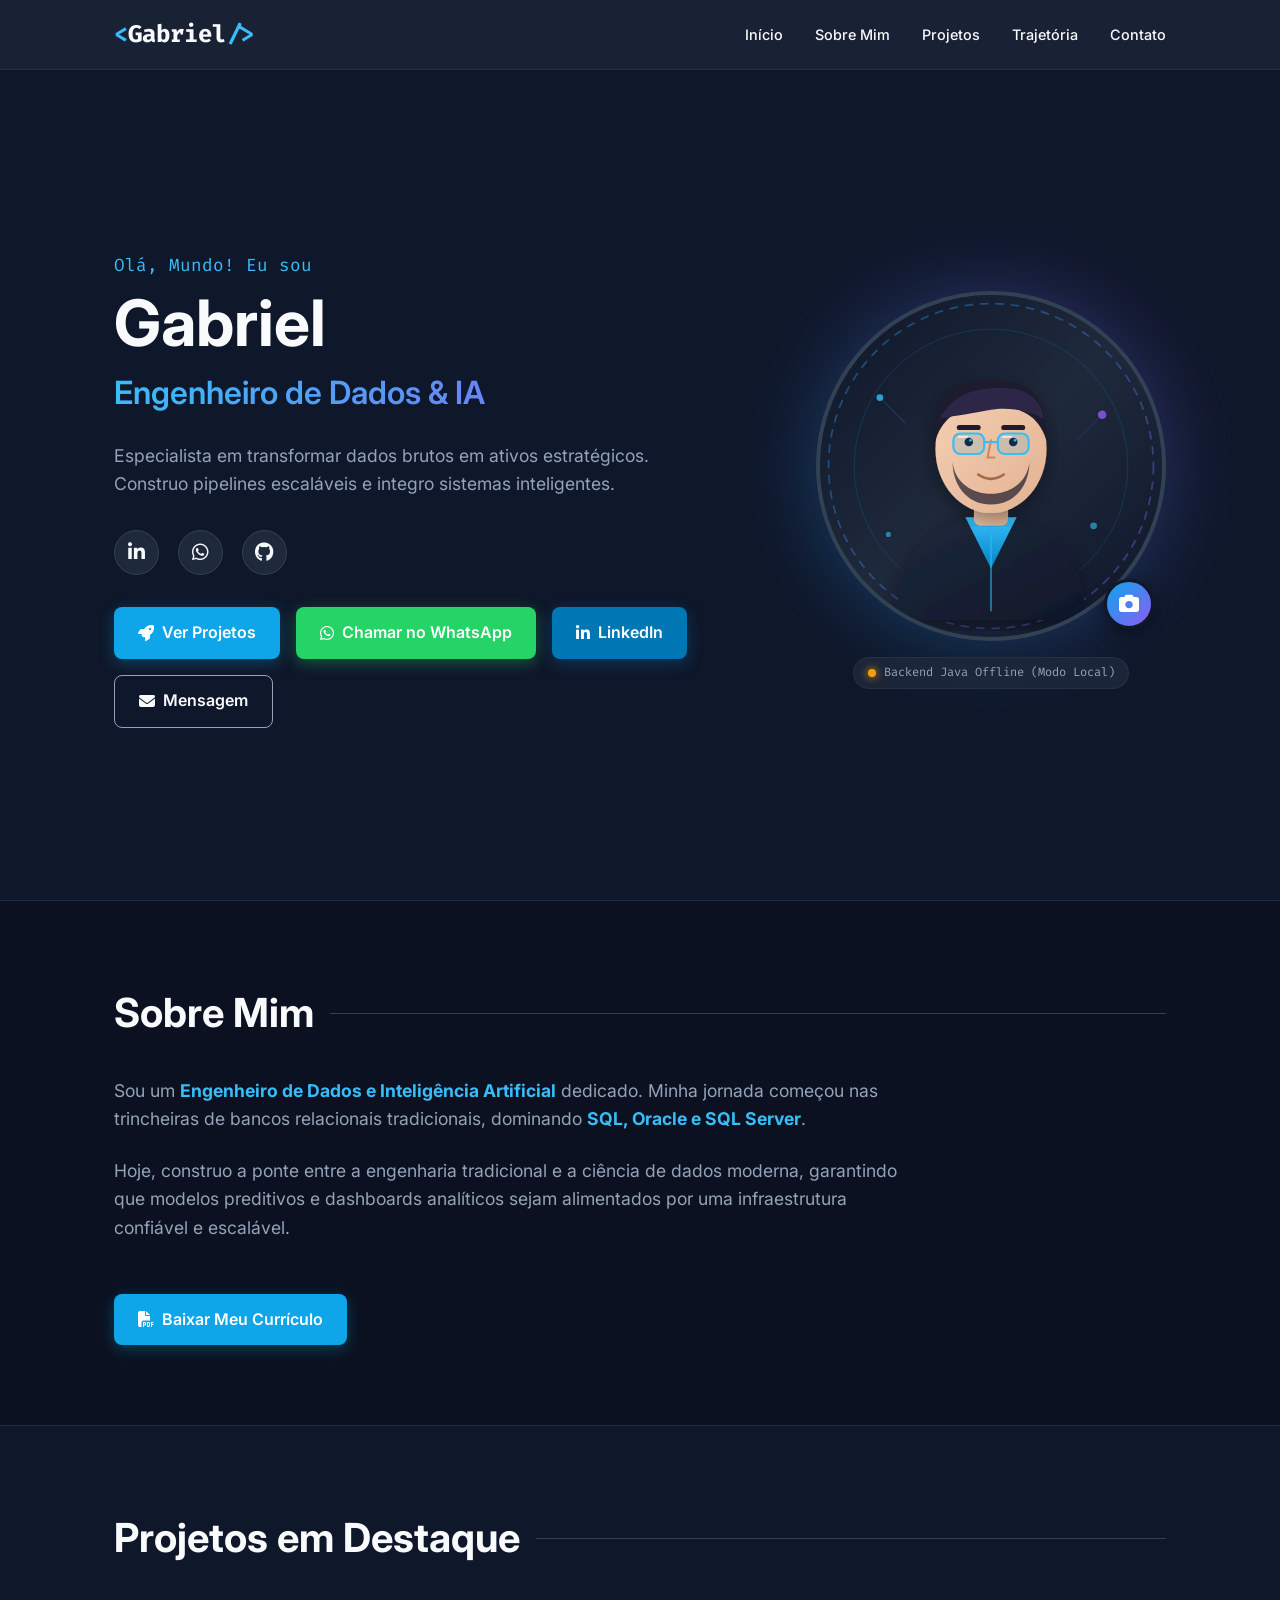
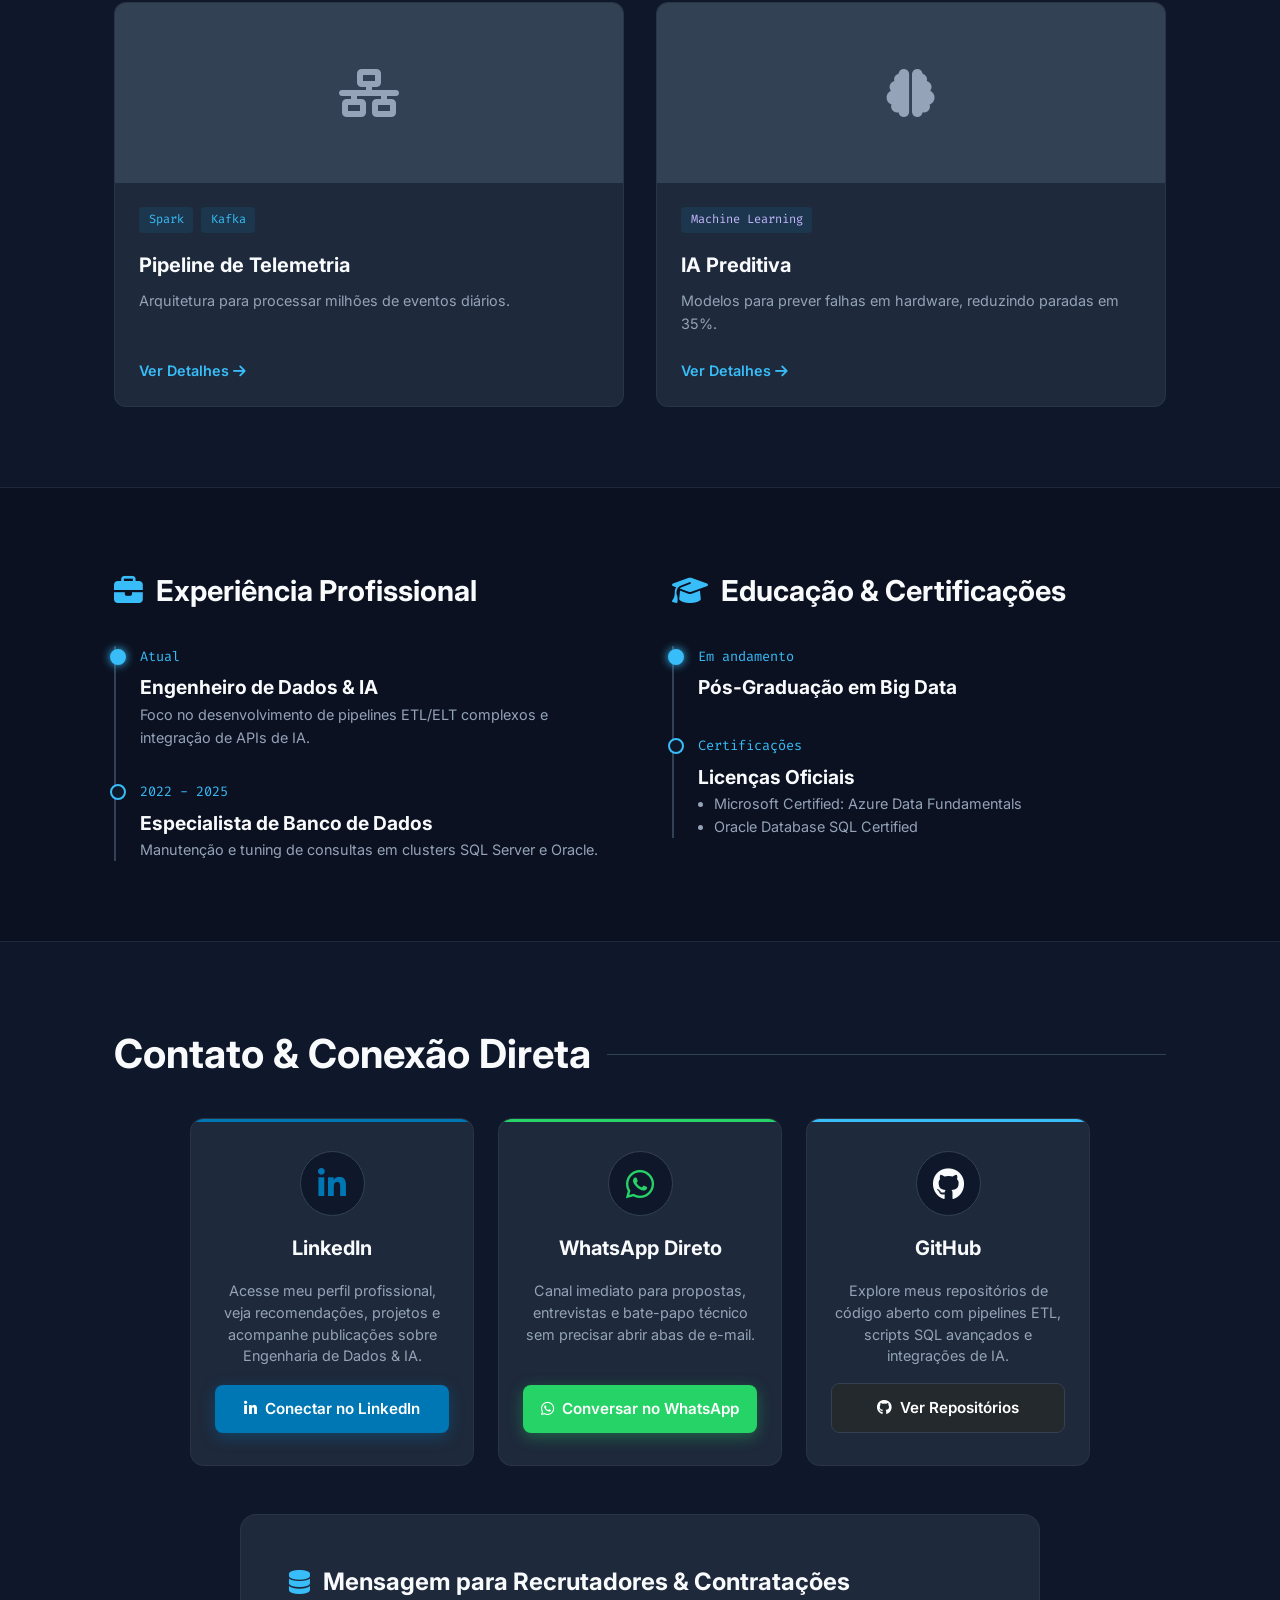
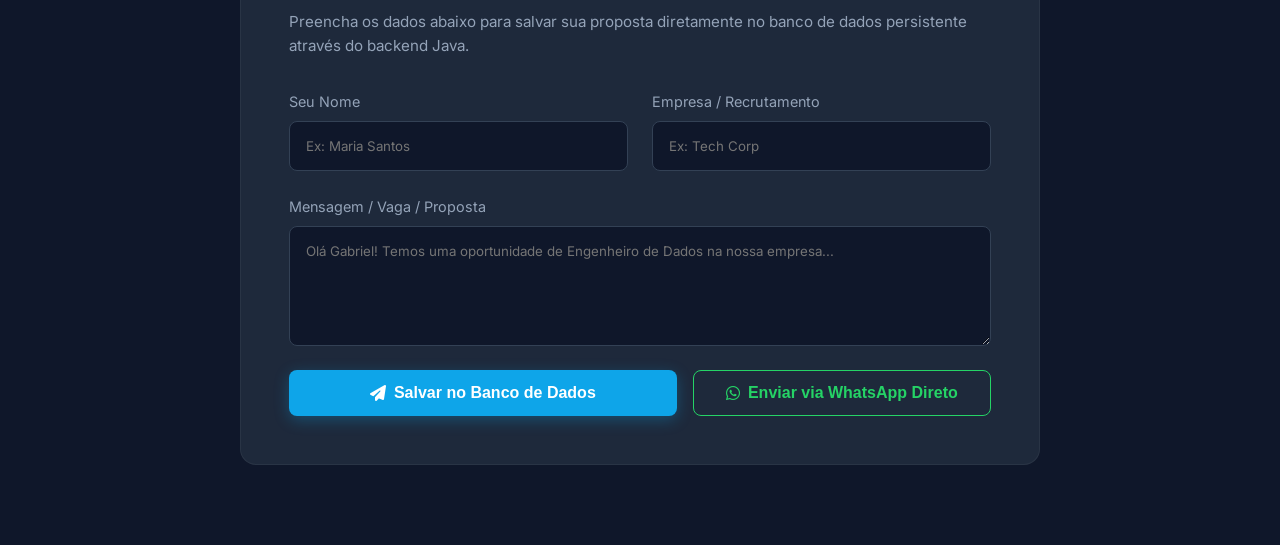
<file: backend/target/classes/static/index.html>
<html lang="pt-BR">

<head>
    <meta charset="UTF-8">
    <meta name="viewport" content="width=device-width, initial-scale=1.0">
    <title>Gabriel | Engenheiro de Dados e IA</title>

    <!-- Fontes do Google: Inter para texto normal e Fira Code para código/tecnologia -->
    <link rel="preconnect" href="https://fonts.googleapis.com">
    <link rel="preconnect" href="https://fonts.gstatic.com" crossorigin>
    <link
        href="https://fonts.googleapis.com/css2?family=Fira+Code:wght@400;500&family=Inter:wght@300;400;500;600;700&display=swap"
        rel="stylesheet">

    <!-- FontAwesome para os ícones (LinkedIn, GitHub, Email, etc.) -->
    <link rel="stylesheet" href="https://cdnjs.cloudflare.com/ajax/libs/font-awesome/6.4.0/css/all.min.css">

    <style>
        /* ==========================================================================
           VARIÁVEIS DE TEMA (Design System)
           ========================================================================== */
        :root {
            /* Paleta Dark Theme */
            --bg-body: #0f172a;
            /* Fundo principal escuro */
            --bg-surface: #1e293b;
            /* Fundo de painéis e cards */
            --bg-surface-light: #334155;
            /* Bordas e hovers */

            /* Cores Neon / Destaque */
            --primary: #0ea5e9;
            /* Azul base */
            --primary-light: #38bdf8;
            /* Azul neon brilhante */
            --accent: #8b5cf6;
            /* Roxo secundário */

            /* Textos */
            --text-main: #f8fafc;
            /* Texto principal claro */
            --text-muted: #94a3b8;
            /* Texto secundário acinzentado */

            /* Efeitos Glassmorphism */
            --glass-bg: rgba(30, 41, 59, 0.7);
            --glass-border: rgba(255, 255, 255, 0.05);

            /* Tipografia */
            --font-sans: 'Inter', sans-serif;
            --font-mono: 'Fira Code', monospace;

            /* Layout */
            --max-width: 1100px;
            --section-padding: 5rem 1rem;
        }

        /* Reset Básico */
        * {
            margin: 0;
            padding: 0;
            box-sizing: border-box;
        }

        html {
            scroll-behavior: smooth;
        }

        body {
            font-family: var(--font-sans);
            background-color: var(--bg-body);
            color: var(--text-main);
            line-height: 1.6;
            overflow-x: hidden;
        }

        a {
            text-decoration: none;
            color: inherit;
        }

        .container {
            width: 100%;
            max-width: var(--max-width);
            margin: 0 auto;
            padding: 0 1.5rem;
        }

        .section-title {
            font-size: 2.5rem;
            font-weight: 700;
            margin-bottom: 2rem;
            display: flex;
            align-items: center;
            gap: 1rem;
        }

        .section-title::after {
            content: '';
            flex: 1;
            height: 1px;
            background-color: var(--bg-surface-light);
        }

        .gradient-text {
            background: linear-gradient(to right, var(--primary-light), var(--accent));
            -webkit-background-clip: text;
            -webkit-text-fill-color: transparent;
        }

        /* Botões Globais */
        .btn {
            display: inline-flex;
            align-items: center;
            justify-content: center;
            gap: 0.5rem;
            padding: 0.8rem 1.5rem;
            border-radius: 8px;
            font-weight: 600;
            font-size: 1rem;
            cursor: pointer;
            transition: all 0.3s ease;
            border: none;
        }

        .btn-primary {
            background-color: var(--primary);
            color: #fff;
            box-shadow: 0 4px 15px rgba(14, 165, 233, 0.3);
        }

        .btn-primary:hover {
            background-color: var(--primary-light);
            transform: translateY(-2px);
            box-shadow: 0 6px 20px rgba(14, 165, 233, 0.5);
        }

        .btn-outline {
            background-color: transparent;
            border: 1px solid var(--text-muted);
            color: var(--text-main);
        }

        .btn-outline:hover {
            border-color: var(--primary-light);
            color: var(--primary-light);
            transform: translateY(-2px);
        }

        /* ==========================================================================
           NAVEGAÇÃO (NAV)
           ========================================================================== */
        nav {
            position: fixed;
            top: 0;
            left: 0;
            width: 100%;
            height: 70px;
            background: var(--glass-bg);
            backdrop-filter: blur(10px);
            border-bottom: 1px solid var(--glass-border);
            z-index: 1000;
            display: flex;
            align-items: center;
        }

        .nav-content {
            display: flex;
            justify-content: space-between;
            align-items: center;
        }

        .logo {
            font-family: var(--font-mono);
            font-size: 1.5rem;
            font-weight: 700;
        }

        .logo span {
            color: var(--primary-light);
        }

        .nav-links {
            display: flex;
            gap: 2rem;
            list-style: none;
        }

        .nav-links a {
            font-size: 0.9rem;
            font-weight: 500;
            transition: color 0.3s;
        }

        .nav-links a:hover {
            color: var(--primary-light);
        }

        /* ==========================================================================
           SEÇÃO HERO (CABEÇALHO)
           ========================================================================== */
        #hero {
            padding: 10rem 1rem 5rem 1rem;
            min-height: 100vh;
            display: flex;
            align-items: center;
        }

        .hero-content {
            display: flex;
            align-items: center;
            justify-content: space-between;
            gap: 4rem;
        }

        .hero-text {
            flex: 1;
        }

        .hero-greeting {
            font-family: var(--font-mono);
            color: var(--primary-light);
            font-size: 1.1rem;
            margin-bottom: 0.5rem;
            display: block;
        }

        .hero-title {
            font-size: 4rem;
            font-weight: 700;
            line-height: 1.1;
            margin-bottom: 0.5rem;
        }

        .hero-subtitle {
            font-size: 2rem;
            font-weight: 600;
            margin-bottom: 1.5rem;
        }

        .hero-description {
            color: var(--text-muted);
            font-size: 1.1rem;
            max-width: 600px;
            margin-bottom: 2rem;
        }

        /* NOVOS ÍCONES SOCIAIS NO HERO */
        .hero-socials {
            display: flex;
            gap: 1.2rem;
            margin-bottom: 2rem;
        }

        .hero-socials a {
            display: flex;
            align-items: center;
            justify-content: center;
            width: 45px;
            height: 45px;
            border-radius: 50%;
            background-color: var(--bg-surface);
            border: 1px solid var(--bg-surface-light);
            color: var(--text-main);
            font-size: 1.2rem;
            transition: all 0.3s ease;
            position: relative;
            overflow: hidden;
        }

        .hero-socials a::before {
            content: '';
            position: absolute;
            top: 0;
            left: 0;
            width: 100%;
            height: 100%;
            background: linear-gradient(45deg, var(--primary), var(--accent));
            opacity: 0;
            transition: opacity 0.3s ease;
            z-index: 1;
        }

        .hero-socials a.whatsapp-btn::before {
            background: linear-gradient(45deg, #25D366, #128C7E);
        }

        .hero-socials a.linkedin-btn::before {
            background: linear-gradient(45deg, #0077b5, #00a0dc);
        }

        .hero-socials a i {
            position: relative;
            z-index: 2;
            transition: transform 0.3s ease;
        }

        .hero-socials a:hover {
            border-color: transparent;
            box-shadow: 0 0 15px rgba(14, 165, 233, 0.4);
            transform: translateY(-3px);
        }

        .hero-socials a.whatsapp-btn:hover {
            box-shadow: 0 0 15px rgba(37, 211, 102, 0.5);
        }

        .hero-socials a.linkedin-btn:hover {
            box-shadow: 0 0 15px rgba(0, 119, 181, 0.5);
        }

        .hero-socials a:hover::before {
            opacity: 1;
        }

        .hero-socials a:hover i {
            transform: scale(1.1);
            color: #fff;
        }

        .hero-buttons {
            display: flex;
            gap: 1rem;
            flex-wrap: wrap;
        }

        /* Botões de Contato Especiais */
        .btn-whatsapp {
            background-color: #25D366;
            color: #ffffff;
            box-shadow: 0 4px 15px rgba(37, 211, 102, 0.35);
        }

        .btn-whatsapp:hover {
            background-color: #20bd5a;
            color: #ffffff;
            transform: translateY(-2px);
            box-shadow: 0 6px 20px rgba(37, 211, 102, 0.5);
        }

        .btn-linkedin {
            background-color: #0077b5;
            color: #ffffff;
            box-shadow: 0 4px 15px rgba(0, 119, 181, 0.35);
        }

        .btn-linkedin:hover {
            background-color: #005f93;
            color: #ffffff;
            transform: translateY(-2px);
            box-shadow: 0 6px 20px rgba(0, 119, 181, 0.5);
        }

        .btn-github {
            background-color: #24292e;
            color: #ffffff;
            border: 1px solid var(--bg-surface-light);
        }

        .btn-github:hover {
            background-color: #1b1f23;
            border-color: var(--primary-light);
            transform: translateY(-2px);
        }

        .btn-whatsapp-outline {
            background-color: transparent;
            border: 1px solid #25D366;
            color: #25D366;
        }

        .btn-whatsapp-outline:hover {
            background-color: rgba(37, 211, 102, 0.12);
            border-color: #25D366;
            color: #4ade80;
            transform: translateY(-2px);
        }

        /* Espaço para a foto com Upload Interativo e Banco de Dados */
        .hero-image-wrapper {
            display: flex;
            flex-direction: column;
            align-items: center;
            gap: 1rem;
        }

        .hero-image-container {
            position: relative;
            width: 350px;
            height: 350px;
            flex-shrink: 0;
            cursor: pointer;
        }

        .hero-image-glow {
            position: absolute;
            top: 0;
            left: 0;
            width: 100%;
            height: 100%;
            background: linear-gradient(45deg, var(--primary), var(--accent));
            border-radius: 50%;
            filter: blur(40px);
            opacity: 0.3;
            animation: pulse 4s infinite alternate;
            transition: all 0.3s ease;
        }

        .hero-image-container:hover .hero-image-glow,
        .hero-image-container.dragover .hero-image-glow {
            opacity: 0.55;
            filter: blur(45px);
        }

        @keyframes pulse {
            0% {
                opacity: 0.2;
                transform: scale(0.95);
            }

            100% {
                opacity: 0.4;
                transform: scale(1.05);
            }
        }

        .hero-image {
            position: relative;
            width: 100%;
            height: 100%;
            border-radius: 50%;
            border: 4px solid var(--bg-surface-light);
            overflow: hidden;
            background-color: var(--bg-surface);
            z-index: 2;
            transition: border-color 0.3s ease, transform 0.3s ease;
        }

        .hero-image.dragover {
            border-color: var(--primary-light);
            transform: scale(1.02);
            box-shadow: 0 0 25px rgba(56, 189, 248, 0.6);
        }

        .hero-image img {
            width: 100%;
            height: 100%;
            object-fit: cover;
            transition: transform 0.4s ease, filter 0.3s ease;
        }

        .hero-image:hover img {
            transform: scale(1.05);
            filter: brightness(0.85);
        }

        /* Overlay para ação de upload sobre a foto */
        .hero-image-overlay {
            position: absolute;
            inset: 0;
            background: rgba(15, 23, 42, 0.72);
            backdrop-filter: blur(4px);
            display: flex;
            flex-direction: column;
            align-items: center;
            justify-content: center;
            gap: 0.5rem;
            opacity: 0;
            transition: opacity 0.3s ease;
            z-index: 5;
            color: #ffffff;
            font-weight: 600;
            font-size: 0.95rem;
            pointer-events: none;
        }

        .hero-image:hover .hero-image-overlay,
        .hero-image.dragover .hero-image-overlay {
            opacity: 1;
        }

        .hero-image-overlay i {
            font-size: 2.2rem;
            color: var(--primary-light);
            animation: bounceSmall 2s infinite;
        }

        @keyframes bounceSmall {
            0%, 100% { transform: translateY(0); }
            50% { transform: translateY(-5px); }
        }

        /* Botão Flutuante de Upload */
        .hero-upload-badge {
            position: absolute;
            bottom: 12px;
            right: 12px;
            width: 50px;
            height: 50px;
            border-radius: 50%;
            background: linear-gradient(135deg, var(--primary), var(--accent));
            border: 3px solid var(--bg-body);
            color: #ffffff;
            display: flex;
            align-items: center;
            justify-content: center;
            font-size: 1.25rem;
            cursor: pointer;
            z-index: 10;
            box-shadow: 0 4px 15px rgba(0, 0, 0, 0.4);
            transition: all 0.3s cubic-bezier(0.34, 1.56, 0.64, 1);
        }

        .hero-upload-badge:hover {
            transform: scale(1.15) rotate(10deg);
            box-shadow: 0 0 20px rgba(56, 189, 248, 0.6);
        }

        /* Controles do Avatar (Status DB e Reset) */
        .avatar-controls {
            display: flex;
            align-items: center;
            gap: 0.8rem;
            z-index: 3;
            flex-wrap: wrap;
            justify-content: center;
        }

        .backend-status-pill {
            display: inline-flex;
            align-items: center;
            gap: 0.5rem;
            background: rgba(30, 41, 59, 0.85);
            border: 1px solid var(--glass-border);
            border-radius: 20px;
            padding: 0.35rem 0.85rem;
            font-size: 0.75rem;
            font-family: var(--font-mono);
            color: var(--text-muted);
            backdrop-filter: blur(8px);
            transition: all 0.3s ease;
        }

        .backend-status-pill .status-dot {
            width: 8px;
            height: 8px;
            border-radius: 50%;
            background-color: #22c55e;
            box-shadow: 0 0 8px #22c55e;
            animation: pulseDot 2s infinite;
        }

        .backend-status-pill.offline .status-dot {
            background-color: #f59e0b;
            box-shadow: 0 0 8px #f59e0b;
        }

        @keyframes pulseDot {
            0%, 100% { opacity: 1; transform: scale(1); }
            50% { opacity: 0.5; transform: scale(0.8); }
        }

        .btn-avatar-reset {
            background: rgba(239, 68, 68, 0.1);
            border: 1px solid rgba(239, 68, 68, 0.3);
            color: #f87171;
            border-radius: 20px;
            padding: 0.35rem 0.85rem;
            font-size: 0.75rem;
            font-family: var(--font-mono);
            cursor: pointer;
            transition: all 0.2s ease;
            display: inline-flex;
            align-items: center;
            gap: 0.4rem;
        }

        .btn-avatar-reset:hover {
            background: rgba(239, 68, 68, 0.25);
            border-color: #ef4444;
            color: #fee2e2;
            transform: translateY(-1px);
        }

        /* ==========================================================================
           SOBRE MIM E PROJETOS
           ========================================================================== */
        .section-bg-darker {
            background-color: #0b1120;
            padding: var(--section-padding);
            border-top: 1px solid var(--bg-surface);
            border-bottom: 1px solid var(--bg-surface);
        }

        .about-text {
            color: var(--text-muted);
            font-size: 1.1rem;
            max-width: 800px;
        }

        .about-text p {
            margin-bottom: 1.5rem;
        }

        .about-text strong {
            color: var(--primary-light);
        }

        #projetos {
            padding: var(--section-padding);
        }

        .projects-grid {
            display: grid;
            grid-template-columns: repeat(auto-fit, minmax(320px, 1fr));
            gap: 2rem;
        }

        .project-card {
            background: var(--bg-surface);
            border: 1px solid var(--glass-border);
            border-radius: 12px;
            overflow: hidden;
            display: flex;
            flex-direction: column;
            transition: all 0.3s ease;
            cursor: pointer;
        }

        .project-card:hover {
            transform: translateY(-5px);
            box-shadow: 0 10px 30px rgba(0, 0, 0, 0.5);
            border-color: rgba(14, 165, 233, 0.4);
        }

        .project-img-placeholder {
            height: 180px;
            background-color: var(--bg-surface-light);
            display: flex;
            align-items: center;
            justify-content: center;
            font-size: 3rem;
            color: var(--text-muted);
            transition: color 0.3s ease;
        }

        .project-card:hover .project-img-placeholder {
            color: var(--primary-light);
        }

        .project-info {
            padding: 1.5rem;
            flex-grow: 1;
            display: flex;
            flex-direction: column;
        }

        .project-tags {
            display: flex;
            gap: 0.5rem;
            margin-bottom: 1rem;
            flex-wrap: wrap;
        }

        .tag {
            font-family: var(--font-mono);
            font-size: 0.75rem;
            padding: 0.2rem 0.6rem;
            border-radius: 4px;
            background-color: rgba(14, 165, 233, 0.1);
            color: var(--primary-light);
        }

        .project-title {
            font-size: 1.25rem;
            margin-bottom: 0.5rem;
        }

        .project-desc {
            color: var(--text-muted);
            font-size: 0.9rem;
            margin-bottom: 1.5rem;
            flex-grow: 1;
        }

        .project-link {
            color: var(--primary-light);
            font-weight: 600;
            font-size: 0.9rem;
        }

        /* ==========================================================================
           TRAJETÓRIA E CONTATO
           ========================================================================== */
        .timeline-container {
            display: grid;
            grid-template-columns: 1fr 1fr;
            gap: 4rem;
        }

        .timeline-column h3 {
            font-size: 1.8rem;
            margin-bottom: 2rem;
            display: flex;
            align-items: center;
            gap: 0.8rem;
        }

        .timeline-column h3 i {
            color: var(--primary-light);
        }

        .timeline {
            border-left: 2px solid var(--bg-surface-light);
            padding-left: 1.5rem;
            display: flex;
            flex-direction: column;
            gap: 2rem;
        }

        .timeline-item {
            position: relative;
        }

        .timeline-item::before {
            content: '';
            position: absolute;
            left: -1.85rem;
            top: 0.2rem;
            width: 12px;
            height: 12px;
            border-radius: 50%;
            background-color: var(--bg-body);
            border: 2px solid var(--primary-light);
        }

        .timeline-item.active::before {
            background-color: var(--primary-light);
            box-shadow: 0 0 10px var(--primary-light);
        }

        .timeline-date {
            font-family: var(--font-mono);
            font-size: 0.85rem;
            color: var(--primary-light);
            margin-bottom: 0.3rem;
            display: block;
        }

        .timeline-title {
            font-size: 1.2rem;
            font-weight: 700;
        }

        .timeline-subtitle {
            font-size: 1rem;
            color: var(--text-muted);
            margin-bottom: 0.8rem;
        }

        .timeline-desc {
            font-size: 0.9rem;
            color: var(--text-muted);
        }

        #contato {
            padding: var(--section-padding);
        }

        /* Grid de Canais de Contato Direto (LinkedIn, WhatsApp, GitHub) */
        .contact-channels-grid {
            display: grid;
            grid-template-columns: repeat(auto-fit, minmax(260px, 1fr));
            gap: 1.5rem;
            max-width: 900px;
            margin: 0 auto 3rem auto;
        }

        .channel-card {
            background: var(--bg-surface);
            border: 1px solid var(--glass-border);
            border-radius: 14px;
            padding: 2rem 1.5rem;
            display: flex;
            flex-direction: column;
            align-items: center;
            text-align: center;
            gap: 1rem;
            transition: all 0.3s ease;
            position: relative;
            overflow: hidden;
        }

        .channel-card::before {
            content: '';
            position: absolute;
            top: 0;
            left: 0;
            width: 100%;
            height: 3px;
            background: transparent;
            transition: background 0.3s ease;
        }

        .channel-card.linkedin::before { background: #0077b5; }
        .channel-card.whatsapp::before { background: #25D366; }
        .channel-card.github::before { background: var(--primary-light); }

        .channel-card:hover {
            transform: translateY(-5px);
            border-color: rgba(255, 255, 255, 0.15);
        }

        .channel-card.linkedin:hover { box-shadow: 0 10px 30px rgba(0, 119, 181, 0.25); }
        .channel-card.whatsapp:hover { box-shadow: 0 10px 30px rgba(37, 211, 102, 0.25); }
        .channel-card.github:hover { box-shadow: 0 10px 30px rgba(14, 165, 233, 0.25); }

        .channel-icon {
            width: 65px;
            height: 65px;
            border-radius: 50%;
            display: flex;
            align-items: center;
            justify-content: center;
            font-size: 2rem;
            background-color: var(--bg-body);
            border: 1px solid var(--bg-surface-light);
            transition: transform 0.3s ease;
        }

        .channel-card:hover .channel-icon {
            transform: scale(1.1);
        }

        .channel-card.linkedin .channel-icon { color: #0077b5; }
        .channel-card.whatsapp .channel-icon { color: #25D366; }
        .channel-card.github .channel-icon { color: #f8fafc; }

        .channel-title {
            font-size: 1.25rem;
            font-weight: 700;
        }

        .channel-desc {
            color: var(--text-muted);
            font-size: 0.9rem;
            line-height: 1.5;
            flex-grow: 1;
        }

        .channel-card .btn {
            width: 100%;
            padding: 0.75rem 1rem;
            font-size: 0.95rem;
        }

        .contact-card {
            background: var(--bg-surface);
            border: 1px solid var(--glass-border);
            border-radius: 16px;
            padding: 3rem;
            max-width: 800px;
            margin: 0 auto;
            position: relative;
            overflow: hidden;
        }

        .contact-card-header {
            margin-bottom: 2rem;
        }

        .contact-card-header h3 {
            font-size: 1.5rem;
            font-weight: 700;
            display: flex;
            align-items: center;
            gap: 0.8rem;
            margin-bottom: 0.5rem;
        }

        .contact-card-header h3 i {
            color: var(--primary-light);
        }

        .contact-card-header p {
            color: var(--text-muted);
            font-size: 0.95rem;
        }

        .form-group {
            margin-bottom: 1.5rem;
            position: relative;
            z-index: 1;
        }

        .form-row {
            display: grid;
            grid-template-columns: 1fr 1fr;
            gap: 1.5rem;
        }

        .form-label {
            display: block;
            font-size: 0.9rem;
            margin-bottom: 0.5rem;
            color: var(--text-muted);
        }

        .form-input {
            width: 100%;
            background-color: var(--bg-body);
            border: 1px solid var(--bg-surface-light);
            border-radius: 8px;
            padding: 1rem;
            color: var(--text-main);
            font-family: inherit;
            transition: all 0.3s ease;
        }

        .form-input:focus {
            outline: none;
            border-color: var(--primary-light);
            box-shadow: 0 0 0 2px rgba(14, 165, 233, 0.2);
        }

        textarea.form-input {
            resize: vertical;
            min-height: 120px;
        }

        .form-buttons-row {
            display: grid;
            grid-template-columns: 1.3fr 1fr;
            gap: 1rem;
            margin-top: 1rem;
        }

        @media (max-width: 600px) {
            .form-buttons-row {
                grid-template-columns: 1fr;
            }
        }

        .success-details-card {
            display: none;
            background: rgba(34, 197, 94, 0.08);
            border: 1px solid rgba(34, 197, 94, 0.3);
            border-radius: 12px;
            padding: 1.5rem;
            margin-top: 1.5rem;
            animation: fadeIn 0.4s ease forwards;
        }

        .success-details-card h4 {
            color: #4ade80;
            font-size: 1.15rem;
            display: flex;
            align-items: center;
            gap: 0.6rem;
            margin-bottom: 0.6rem;
        }

        .success-details-card p {
            color: var(--text-muted);
            font-size: 0.95rem;
            margin-bottom: 1.2rem;
            line-height: 1.5;
        }

        .success-actions {
            display: flex;
            gap: 0.8rem;
            flex-wrap: wrap;
        }

        /* Sistema de Toasts Flutuantes */
        .toast-container {
            position: fixed;
            top: 90px;
            right: 25px;
            z-index: 3000;
            display: flex;
            flex-direction: column;
            gap: 0.8rem;
            pointer-events: none;
        }

        .toast {
            pointer-events: auto;
            background: var(--bg-surface);
            border: 1px solid var(--glass-border);
            border-radius: 12px;
            padding: 1rem 1.4rem;
            box-shadow: 0 10px 30px rgba(0, 0, 0, 0.5);
            display: flex;
            align-items: flex-start;
            gap: 1rem;
            min-width: 320px;
            max-width: 440px;
            backdrop-filter: blur(12px);
            transform: translateX(120%);
            transition: transform 0.35s cubic-bezier(0.16, 1, 0.3, 1);
        }

        .toast.show {
            transform: translateX(0);
        }

        .toast-icon {
            font-size: 1.4rem;
            flex-shrink: 0;
            margin-top: 0.15rem;
        }

        .toast-content {
            flex-grow: 1;
        }

        .toast-title {
            font-size: 0.95rem;
            font-weight: 600;
            margin-bottom: 0.2rem;
        }

        .toast-desc {
            font-size: 0.85rem;
            color: var(--text-muted);
            line-height: 1.4;
        }

        .toast-success {
            border-left: 4px solid #22c55e;
        }
        .toast-success .toast-icon { color: #22c55e; }

        .toast-error {
            border-left: 4px solid #ef4444;
        }
        .toast-error .toast-icon { color: #ef4444; }

        .toast-info {
            border-left: 4px solid var(--primary-light);
        }
        .toast-info .toast-icon { color: var(--primary-light); }

        /* ==========================================================================
           MODAL E RESPONSIVIDADE
           ========================================================================== */
        .modal-overlay {
            position: fixed;
            top: 0;
            left: 0;
            width: 100%;
            height: 100%;
            background-color: rgba(0, 0, 0, 0.8);
            backdrop-filter: blur(5px);
            z-index: 2000;
            display: flex;
            align-items: center;
            justify-content: center;
            opacity: 0;
            visibility: hidden;
            transition: opacity 0.3s ease;
        }

        .modal-overlay.active {
            opacity: 1;
            visibility: visible;
        }

        .modal-content {
            background-color: var(--bg-surface);
            width: 90%;
            max-width: 900px;
            max-height: 90vh;
            border-radius: 12px;
            border: 1px solid var(--bg-surface-light);
            display: flex;
            flex-direction: column;
            transform: scale(0.95);
            transition: transform 0.3s ease;
        }

        .modal-overlay.active .modal-content {
            transform: scale(1);
        }

        .modal-header {
            padding: 1.5rem;
            border-bottom: 1px solid var(--bg-surface-light);
            display: flex;
            justify-content: space-between;
            align-items: center;
        }

        .modal-close {
            background: none;
            border: none;
            color: var(--text-muted);
            font-size: 1.5rem;
            cursor: pointer;
        }

        .modal-tabs {
            display: flex;
            border-bottom: 1px solid var(--bg-surface-light);
            overflow-x: auto;
        }

        .tab-btn {
            padding: 1rem 1.5rem;
            background: none;
            border: none;
            color: var(--text-muted);
            font-weight: 600;
            cursor: pointer;
            border-bottom: 2px solid transparent;
            white-space: nowrap;
        }

        .tab-btn.active {
            color: var(--primary-light);
            border-bottom-color: var(--primary-light);
        }

        .modal-body {
            padding: 2rem;
            overflow-y: auto;
        }

        .tab-content {
            display: none;
        }

        .tab-content.active {
            display: block;
            animation: fadeIn 0.4s ease forwards;
        }

        @keyframes fadeIn {
            from {
                opacity: 0;
            }

            to {
                opacity: 1;
            }
        }

        @media (max-width: 992px) {
            .hero-content {
                flex-direction: column;
                text-align: center;
            }

            .hero-text {
                order: 2;
            }

            .hero-socials {
                justify-content: center;
            }

            .hero-buttons {
                justify-content: center;
            }

            .hero-image-container {
                order: 1;
                width: 250px;
                height: 250px;
            }

            .timeline-container {
                grid-template-columns: 1fr;
                gap: 3rem;
            }
        }

        @media (max-width: 768px) {
            .hero-title {
                font-size: 3rem;
            }

            .nav-links {
                display: none;
            }

            .form-row {
                grid-template-columns: 1fr;
            }
        }
    </style>
</head>

<body>

    <!-- BARRA DE NAVEGAÇÃO -->
    <nav>
        <div class="container nav-content">
            <div class="logo"><span>&lt;</span>Gabriel<span>/&gt;</span></div>
            <ul class="nav-links">
                <li><a href="#hero">Início</a></li>
                <li><a href="#sobre">Sobre Mim</a></li>
                <li><a href="#projetos">Projetos</a></li>
                <li><a href="#trajetoria">Trajetória</a></li>
                <li><a href="#contato">Contato</a></li>
            </ul>
        </div>
    </nav>

    <!-- SEÇÃO HERO COM ÍCONES SOCIAIS -->
    <header id="hero">
        <div class="container hero-content">
            <div class="hero-text">
                <span class="hero-greeting">Olá, Mundo! Eu sou</span>
                <h1 class="hero-title">Gabriel</h1>
                <h2 class="hero-subtitle gradient-text">Engenheiro de Dados & IA</h2>
                <p class="hero-description">
                    Especialista em transformar dados brutos em ativos estratégicos. Construo pipelines escaláveis e
                    integro sistemas inteligentes.
                </p>

                <!-- ÍCONES SOCIAIS (LinkedIn, WhatsApp e GitHub) -->
                <div class="hero-socials">
                    <a href="https://www.linkedin.com" target="_blank" rel="noopener noreferrer" class="linkedin-btn" title="LinkedIn Profissional">
                        <i class="fab fa-linkedin-in"></i>
                    </a>
                    <a href="https://wa.me/5511999999999?text=Ol%C3%A1%20Gabriel!%20Vi%20seu%20portf%C3%B3lio%20e%20gostaria%20de%20conversar." target="_blank" rel="noopener noreferrer" class="whatsapp-btn" title="Conversar no WhatsApp">
                        <i class="fab fa-whatsapp"></i>
                    </a>
                    <a href="https://github.com" target="_blank" rel="noopener noreferrer" title="GitHub">
                        <i class="fab fa-github"></i>
                    </a>
                </div>

                <div class="hero-buttons">
                    <a href="#projetos" class="btn btn-primary"><i class="fas fa-rocket"></i> Ver Projetos</a>
                    <a href="https://wa.me/5511999999999?text=Ol%C3%A1%20Gabriel!%20Vi%20seu%20portf%C3%B3lio%20e%20gostaria%20de%20conversar." target="_blank" rel="noopener noreferrer" class="btn btn-whatsapp"><i class="fab fa-whatsapp"></i> Chamar no WhatsApp</a>
                    <a href="https://www.linkedin.com" target="_blank" rel="noopener noreferrer" class="btn btn-linkedin"><i class="fab fa-linkedin-in"></i> LinkedIn</a>
                    <a href="#contato" class="btn btn-outline"><i class="fas fa-envelope"></i> Mensagem</a>
                </div>
            </div>

            <!-- FOTO DE PERFIL COM UPLOAD DIRETO PARA O BANCO DE DADOS -->
            <div class="hero-image-wrapper">
                <div class="hero-image-container" id="heroImageContainer" title="Clique ou arraste uma foto para salvar no banco de dados">
                    <div class="hero-image-glow"></div>
                    <div class="hero-image" id="heroImageDropzone">
                        <img id="profileImage" src="assets/default-avatar.svg" alt="Foto Profissional">
                        <div class="hero-image-overlay">
                            <i class="fas fa-camera"></i>
                            <span>Alterar Foto</span>
                        </div>
                    </div>
                    <button class="hero-upload-badge" id="btnUploadTrigger" type="button" title="Fazer upload de nova foto">
                        <i class="fas fa-camera"></i>
                    </button>
                    <!-- Input oculto para seleção de arquivos -->
                    <input type="file" id="avatarFileInput" accept="image/png, image/jpeg, image/webp" style="display: none;">
                </div>
                <!-- Controles e status do banco de dados -->
                <div class="avatar-controls">
                    <div class="backend-status-pill" id="backendStatusPill">
                        <span class="status-dot"></span>
                        <span id="backendStatusText">Verificando Backend Java...</span>
                    </div>
                    <button id="btnResetAvatar" class="btn-avatar-reset" style="display: none;" title="Restaurar avatar padrão">
                        <i class="fas fa-trash-alt"></i> Remover Foto
                    </button>
                </div>
            </div>
        </div>
    </header>

    <!-- SEÇÃO SOBRE MIM -->
    <section id="sobre" class="section-bg-darker">
        <div class="container">
            <h2 class="section-title">Sobre Mim</h2>
            <div class="about-text">
                <p>
                    Sou um <strong>Engenheiro de Dados e Inteligência Artificial</strong> dedicado. Minha jornada
                    começou nas trincheiras de bancos relacionais tradicionais, dominando <strong>SQL, Oracle e SQL
                        Server</strong>.
                </p>
                <p>
                    Hoje, construo a ponte entre a engenharia tradicional e a ciência de dados moderna, garantindo que
                    modelos preditivos e dashboards analíticos sejam alimentados por uma infraestrutura confiável e
                    escalável.
                </p>
                <br>
                <!-- BOTÃO PARA BAIXAR CURRÍCULO -->
                <a href="#" class="btn btn-primary">
                    <i class="fas fa-file-pdf"></i> Baixar Meu Currículo
                </a>
            </div>
        </div>
    </section>

    <!-- SEÇÃO DE PROJETOS -->
    <section id="projetos">
        <div class="container">
            <h2 class="section-title">Projetos em Destaque</h2>
            <div class="projects-grid">

                <div class="project-card" onclick="abrirModal('Projeto: Pipeline em Tempo Real')">
                    <div class="project-img-placeholder"><i class="fas fa-network-wired"></i></div>
                    <div class="project-info">
                        <div class="project-tags">
                            <span class="tag">Spark</span> <span class="tag">Kafka</span>
                        </div>
                        <h3 class="project-title">Pipeline de Telemetria</h3>
                        <p class="project-desc">Arquitetura para processar milhões de eventos diários.</p>
                        <span class="project-link">Ver Detalhes <i class="fas fa-arrow-right"></i></span>
                    </div>
                </div>

                <div class="project-card" onclick="abrirModal('Projeto: IA para Manutenção')">
                    <div class="project-img-placeholder"><i class="fas fa-brain"></i></div>
                    <div class="project-info">
                        <div class="project-tags">
                            <span class="tag" style="color:#c4b5fd;">Machine Learning</span>
                        </div>
                        <h3 class="project-title">IA Preditiva</h3>
                        <p class="project-desc">Modelos para prever falhas em hardware, reduzindo paradas em 35%.</p>
                        <span class="project-link">Ver Detalhes <i class="fas fa-arrow-right"></i></span>
                    </div>
                </div>

            </div>
        </div>
    </section>

    <!-- TRAJETÓRIA (Experiência e Educação) -->
    <section id="trajetoria" class="section-bg-darker">
        <div class="container timeline-container">
            <div class="timeline-column">
                <h3><i class="fas fa-briefcase"></i> Experiência Profissional</h3>
                <div class="timeline">
                    <div class="timeline-item active">
                        <span class="timeline-date">Atual</span>
                        <h4 class="timeline-title">Engenheiro de Dados & IA</h4>
                        <p class="timeline-desc">Foco no desenvolvimento de pipelines ETL/ELT complexos e integração de
                            APIs de IA.</p>
                    </div>
                    <div class="timeline-item">
                        <span class="timeline-date">2022 - 2025</span>
                        <h4 class="timeline-title">Especialista de Banco de Dados</h4>
                        <p class="timeline-desc">Manutenção e tuning de consultas em clusters SQL Server e Oracle.</p>
                    </div>
                </div>
            </div>

            <div class="timeline-column">
                <h3><i class="fas fa-graduation-cap"></i> Educação & Certificações</h3>
                <div class="timeline">
                    <div class="timeline-item active">
                        <span class="timeline-date">Em andamento</span>
                        <h4 class="timeline-title">Pós-Graduação em Big Data</h4>
                    </div>
                    <div class="timeline-item">
                        <span class="timeline-date">Certificações</span>
                        <h4 class="timeline-title">Licenças Oficiais</h4>
                        <ul style="color: var(--text-muted); font-size: 0.9rem; padding-left: 1rem;">
                            <li>Microsoft Certified: Azure Data Fundamentals</li>
                            <li>Oracle Database SQL Certified</li>
                        </ul>
                    </div>
                </div>
            </div>
        </div>
    </section>

    <!-- SEÇÃO DE CONTATO E OPORTUNIDADES -->
    <section id="contato">
        <div class="container">
            <h2 class="section-title">Contato & Conexão Direta</h2>

            <!-- CARDS DE CONTATO DIRETO (LinkedIn, WhatsApp e GitHub) -->
            <div class="contact-channels-grid">
                <div class="channel-card linkedin">
                    <div class="channel-icon"><i class="fab fa-linkedin-in"></i></div>
                    <h3 class="channel-title">LinkedIn</h3>
                    <p class="channel-desc">Acesse meu perfil profissional, veja recomendações, projetos e acompanhe publicações sobre Engenharia de Dados & IA.</p>
                    <a href="https://www.linkedin.com" target="_blank" rel="noopener noreferrer" class="btn btn-linkedin">
                        <i class="fab fa-linkedin-in"></i> Conectar no LinkedIn
                    </a>
                </div>

                <div class="channel-card whatsapp">
                    <div class="channel-icon"><i class="fab fa-whatsapp"></i></div>
                    <h3 class="channel-title">WhatsApp Direto</h3>
                    <p class="channel-desc">Canal imediato para propostas, entrevistas e bate-papo técnico sem precisar abrir abas de e-mail.</p>
                    <a href="https://wa.me/5511999999999?text=Ol%C3%A1%20Gabriel!%20Vi%20seu%20portf%C3%B3lio%20e%20gostaria%20de%20conversar." target="_blank" rel="noopener noreferrer" class="btn btn-whatsapp">
                        <i class="fab fa-whatsapp"></i> Conversar no WhatsApp
                    </a>
                </div>

                <div class="channel-card github">
                    <div class="channel-icon"><i class="fab fa-github"></i></div>
                    <h3 class="channel-title">GitHub</h3>
                    <p class="channel-desc">Explore meus repositórios de código aberto com pipelines ETL, scripts SQL avançados e integrações de IA.</p>
                    <a href="https://github.com" target="_blank" rel="noopener noreferrer" class="btn btn-github">
                        <i class="fab fa-github"></i> Ver Repositórios
                    </a>
                </div>
            </div>

            <!-- FORMULÁRIO COM PERSISTÊNCIA NO BANCO DE DADOS JAVA (H2) -->
            <div class="contact-card">
                <div class="contact-card-header">
                    <h3><i class="fas fa-database"></i> Mensagem para Recrutadores & Contratações</h3>
                    <p>Preencha os dados abaixo para salvar sua proposta diretamente no banco de dados persistente através do backend Java.</p>
                </div>

                <form id="formRecrutador">
                    <div class="form-row">
                        <div class="form-group">
                            <label class="form-label" for="nome">Seu Nome</label>
                            <input type="text" id="nome" class="form-input" placeholder="Ex: Maria Santos" required>
                        </div>
                        <div class="form-group">
                            <label class="form-label" for="empresa">Empresa / Recrutamento</label>
                            <input type="text" id="empresa" class="form-input" placeholder="Ex: Tech Corp" required>
                        </div>
                    </div>
                    <div class="form-group">
                        <label class="form-label" for="mensagem">Mensagem / Vaga / Proposta</label>
                        <textarea id="mensagem" class="form-input" placeholder="Olá Gabriel! Temos uma oportunidade de Engenheiro de Dados na nossa empresa..." required></textarea>
                    </div>

                    <div class="form-buttons-row">
                        <button type="submit" class="btn btn-primary" id="btnEnviar">
                            <i class="fas fa-paper-plane"></i> Salvar no Banco de Dados
                        </button>
                        <button type="button" class="btn btn-whatsapp-outline" id="btnEnviarWhatsAppDirect">
                            <i class="fab fa-whatsapp"></i> Enviar via WhatsApp Direto
                        </button>
                    </div>

                    <!-- Mensagem com confirmação do banco e continuidade imediata via WhatsApp/LinkedIn -->
                    <div id="msgSucessoCard" class="success-details-card">
                        <h4><i class="fas fa-check-circle"></i> Mensagem Registrada com Sucesso!</h4>
                        <p id="msgSucessoTexto">Os dados foram recebidos pelo Controller Java e gravados no banco de dados com segurança.</p>
                        <div class="success-actions">
                            <a id="btnContinuarWhatsApp" href="#" target="_blank" class="btn btn-whatsapp">
                                <i class="fab fa-whatsapp"></i> Continuar Conversa no WhatsApp
                            </a>
                            <a href="https://www.linkedin.com" target="_blank" class="btn btn-linkedin">
                                <i class="fab fa-linkedin-in"></i> Conectar no LinkedIn
                            </a>
                        </div>
                    </div>
                </form>
            </div>
        </div>
    </section>

    <!-- MODAL DE PROJETOS -->
    <div class="modal-overlay" id="modalProjeto">
        <div class="modal-content">
            <div class="modal-header">
                <h3 id="modalTitulo" style="font-size: 1.5rem; margin: 0;">Título</h3>
                <button class="modal-close" onclick="fecharModal()"><i class="fas fa-times"></i></button>
            </div>
            <div class="modal-tabs">
                <button class="tab-btn active" onclick="trocarAba(event, 'aba-modelagem')">Modelagem de Dados</button>
                <button class="tab-btn" onclick="trocarAba(event, 'aba-docs')">Documentação</button>
            </div>
            <div class="modal-body">
                <div id="aba-modelagem" class="tab-content active">
                    <h4 style="color: var(--primary-light);">Arquitetura Snowflake</h4>
                    <p style="color: var(--text-muted); margin-top:1rem;">Detalhes da estrutura desenvolvida para o
                        pipeline...</p>
                </div>
                <div id="aba-docs" class="tab-content">
                    <h4 style="color: var(--primary-light);">Trechos de Código</h4>
                    <pre
                        style="background: #000; color: #4ade80; padding: 1rem; border-radius: 8px; margin-top:1rem;"><code>df.na.fill(0).write.format("delta").save()</code></pre>
                </div>
            </div>
        </div>
    </div>

    <!-- CONTAINER DE TOASTS FLUTUANTES -->
    <div id="toastContainer" class="toast-container"></div>

    <!-- SCRIPTS -->
    <script>
        /* ==========================================================================
           CONFIGURAÇÕES DA API JAVA E CONSTANTES
           ========================================================================== */
        const API_BASE_URL = 'http://localhost:8080';
        const WHATSAPP_PHONE = '5511999999999'; // Número configurável para contato
        const DEFAULT_AVATAR = 'assets/default-avatar.svg';

        /* ==========================================================================
           SISTEMA DE NOTIFICAÇÕES (TOASTS MODERNOS)
           ========================================================================== */
        function showToast(type, title, message, duration = 4500) {
            const container = document.getElementById('toastContainer');
            const toast = document.createElement('div');
            toast.className = `toast toast-${type}`;

            let iconHtml = '<i class="fas fa-info-circle toast-icon"></i>';
            if (type === 'success') iconHtml = '<i class="fas fa-check-circle toast-icon"></i>';
            if (type === 'error') iconHtml = '<i class="fas fa-exclamation-triangle toast-icon"></i>';

            toast.innerHTML = `
                ${iconHtml}
                <div class="toast-content">
                    <div class="toast-title">${title}</div>
                    <div class="toast-desc">${message}</div>
                </div>
            `;

            container.appendChild(toast);

            // Animação de entrada suave
            requestAnimationFrame(() => {
                toast.classList.add('show');
            });

            // Remover após duração
            setTimeout(() => {
                toast.classList.remove('show');
                setTimeout(() => toast.remove(), 400);
            }, duration);
        }

        /* ==========================================================================
           LÓGICA DO MODAL DE PROJETOS
           ========================================================================== */
        const modal = document.getElementById('modalProjeto');
        const modalTitle = document.getElementById('modalTitulo');

        function abrirModal(titulo) {
            modalTitle.innerText = titulo;
            modal.classList.add('active');
            document.body.style.overflow = 'hidden';
            document.querySelector('.tab-btn').click();
        }

        function fecharModal() {
            modal.classList.remove('active');
            document.body.style.overflow = 'auto';
        }

        modal.addEventListener('click', (e) => {
            if (e.target === modal) fecharModal();
        });

        function trocarAba(evento, idAba) {
            document.querySelectorAll('.tab-btn').forEach(btn => btn.classList.remove('active'));
            document.querySelectorAll('.tab-content').forEach(aba => aba.classList.remove('active'));

            evento.currentTarget.classList.add('active');
            document.getElementById(idAba).classList.add('active');
        }

        /* ==========================================================================
           UPLOAD E SINCRONIZAÇÃO DA FOTO DE PERFIL COM O BACKEND JAVA + BANCO H2
           ========================================================================== */
        const profileImage = document.getElementById('profileImage');
        const avatarFileInput = document.getElementById('avatarFileInput');
        const heroImageContainer = document.getElementById('heroImageContainer');
        const heroImageDropzone = document.getElementById('heroImageDropzone');
        const btnUploadTrigger = document.getElementById('btnUploadTrigger');
        const btnResetAvatar = document.getElementById('btnResetAvatar');
        const backendStatusPill = document.getElementById('backendStatusPill');
        const backendStatusText = document.getElementById('backendStatusText');

        // Abrir seletor de arquivo ao clicar no container ou no botão
        btnUploadTrigger.addEventListener('click', (e) => {
            e.stopPropagation();
            avatarFileInput.click();
        });

        heroImageContainer.addEventListener('click', () => {
            avatarFileInput.click();
        });

        // Eventos de Drag and Drop na foto
        ['dragenter', 'dragover'].forEach(eventName => {
            heroImageContainer.addEventListener(eventName, (e) => {
                e.preventDefault();
                e.stopPropagation();
                heroImageContainer.classList.add('dragover');
                heroImageDropzone.classList.add('dragover');
            });
        });

        ['dragleave', 'drop'].forEach(eventName => {
            heroImageContainer.addEventListener(eventName, (e) => {
                e.preventDefault();
                e.stopPropagation();
                heroImageContainer.classList.remove('dragover');
                heroImageDropzone.classList.remove('dragover');
            });
        });

        heroImageContainer.addEventListener('drop', (e) => {
            const files = e.dataTransfer.files;
            if (files && files.length > 0) {
                processAndUploadAvatar(files[0]);
            }
        });

        avatarFileInput.addEventListener('change', (e) => {
            if (e.target.files && e.target.files.length > 0) {
                processAndUploadAvatar(e.target.files[0]);
            }
        });

        /**
         * Valida no cliente e envia a foto para a API REST Java
         */
        async function processAndUploadAvatar(file) {
            // Validação de tipo
            const validTypes = ['image/jpeg', 'image/png', 'image/webp'];
            if (!validTypes.includes(file.type)) {
                showToast('error', 'Formato Inválido', 'Selecione uma imagem nos formatos PNG, JPEG ou WEBP.');
                return;
            }

            // Validação de tamanho (máximo 5MB)
            const maxSize = 5 * 1024 * 1024;
            if (file.size > maxSize) {
                showToast('error', 'Arquivo Muito Grande', 'A imagem deve ter no máximo 5 MB.');
                return;
            }

            // Preview instantâneo
            const reader = new FileReader();
            reader.onload = (e) => {
                profileImage.src = e.target.result;
            };
            reader.readAsDataURL(file);

            // Monta FormData com o arquivo
            const formData = new FormData();
            formData.append('file', file);

            showToast('info', 'Processando...', 'Enviando imagem para o banco de dados H2 via API Java.');

            try {
                const response = await fetch(`${API_BASE_URL}/api/profile/image`, {
                    method: 'POST',
                    body: formData
                });

                const data = await response.json();

                if (response.ok && data.success) {
                    showToast('success', 'Foto Atualizada!', 'Sua imagem foi armazenada com sucesso no banco de dados!');
                    // Atualiza a imagem com timestamp para evitar cache do browser
                    profileImage.src = `${API_BASE_URL}/api/profile/image?t=${Date.now()}`;
                    btnResetAvatar.style.display = 'inline-flex';
                    localStorage.setItem('has_custom_avatar', 'true');
                } else {
                    const errorMsg = data.message || 'Falha ao salvar a imagem no backend.';
                    showToast('error', 'Erro no Servidor', errorMsg);
                }
            } catch (err) {
                console.warn('Backend Java offline ou erro na requisição:', err);
                showToast('error', 'Erro de Conexão', 'Não foi possível conectar ao backend Java (porta 8080). A foto foi pré-visualizada localmente.');
                btnResetAvatar.style.display = 'inline-flex';
            } finally {
                avatarFileInput.value = ''; // Reseta input
            }
        }

        /**
         * Remove a foto personalizada e restaura o avatar padrão
         */
        btnResetAvatar.addEventListener('click', async (e) => {
            e.stopPropagation();
            try {
                const response = await fetch(`${API_BASE_URL}/api/profile/image`, {
                    method: 'DELETE'
                });
                if (response.ok) {
                    showToast('info', 'Foto Restaurada', 'A imagem customizada foi removida do banco de dados.');
                }
            } catch (err) {
                console.warn('Erro ao deletar foto no backend:', err);
            }
            profileImage.src = DEFAULT_AVATAR;
            btnResetAvatar.style.display = 'none';
            localStorage.removeItem('has_custom_avatar');
        });

        /**
         * Verifica o status do Backend Java e carrega a foto ativa no banco
         */
        async function initBackendConnection() {
            try {
                const healthRes = await fetch(`${API_BASE_URL}/api/health`);
                if (healthRes.ok) {
                    backendStatusPill.classList.remove('offline');
                    backendStatusText.innerText = 'Java & H2 DB Conectado';

                    // Busca metadados da imagem de perfil
                    const metaRes = await fetch(`${API_BASE_URL}/api/profile/image/metadata`);
                    if (metaRes.ok) {
                        const metaData = await metaRes.json();
                        if (metaData.success && metaData.data) {
                            profileImage.src = `${API_BASE_URL}/api/profile/image?t=${Date.now()}`;
                            btnResetAvatar.style.display = 'inline-flex';
                            return;
                        }
                    }
                }
            } catch (err) {
                console.log('Backend não disponível no momento:', err.message);
                backendStatusPill.classList.add('offline');
                backendStatusText.innerText = 'Backend Java Offline (Modo Local)';
            }

            profileImage.src = DEFAULT_AVATAR;
        }

        // Inicializa ao carregar a página
        initBackendConnection();

        /* ==========================================================================
           LÓGICA DO FORMULÁRIO DE CONTATO (PERSISTÊNCIA EM BANCO DE DADOS & WHATSAPP)
           ========================================================================== */
        const formRecrutador = document.getElementById('formRecrutador');
        const btnEnviar = document.getElementById('btnEnviar');
        const btnEnviarWhatsAppDirect = document.getElementById('btnEnviarWhatsAppDirect');
        const msgSucessoCard = document.getElementById('msgSucessoCard');
        const msgSucessoTexto = document.getElementById('msgSucessoTexto');
        const btnContinuarWhatsApp = document.getElementById('btnContinuarWhatsApp');

        // Botão para envio direto pelo WhatsApp sem submeter form
        btnEnviarWhatsAppDirect.addEventListener('click', () => {
            const nome = document.getElementById('nome').value.trim() || 'Recrutador';
            const empresa = document.getElementById('empresa').value.trim() || 'Empresa';
            const mensagem = document.getElementById('mensagem').value.trim() || 'Gostaria de conversar sobre oportunidades!';

            const zapTexto = `*Olá Gabriel!*%0A*Nome:* ${encodeURIComponent(nome)}%0A*Empresa:* ${encodeURIComponent(empresa)}%0A*Mensagem:* ${encodeURIComponent(mensagem)}`;
            window.open(`https://wa.me/${WHATSAPP_PHONE}?text=${zapTexto}`, '_blank');
        });

        // Envio do formulário para salvar no Banco de Dados
        formRecrutador.addEventListener('submit', async (e) => {
            e.preventDefault();

            const nome = document.getElementById('nome').value.trim();
            const empresa = document.getElementById('empresa').value.trim();
            const mensagem = document.getElementById('mensagem').value.trim();

            const txtOriginal = btnEnviar.innerHTML;
            btnEnviar.innerHTML = '<i class="fas fa-spinner fa-spin"></i> Gravando no Banco...';
            btnEnviar.disabled = true;

            const zapTexto = `*Olá Gabriel!*%0A*Nome:* ${encodeURIComponent(nome)}%0A*Empresa:* ${encodeURIComponent(empresa)}%0A*Mensagem:* ${encodeURIComponent(mensagem)}`;
            btnContinuarWhatsApp.href = `https://wa.me/${WHATSAPP_PHONE}?text=${zapTexto}`;

            try {
                const response = await fetch(`${API_BASE_URL}/api/contact`, {
                    method: 'POST',
                    headers: {
                        'Content-Type': 'application/json'
                    },
                    body: JSON.stringify({
                        name: nome,
                        company: empresa,
                        message: mensagem
                    })
                });

                const resData = await response.json();

                if (response.ok && resData.success) {
                    msgSucessoTexto.innerHTML = `Mensagem de <strong>${nome}</strong> (${empresa}) registrada com ID #${resData.data.id} no banco de dados persistente H2 com segurança.`;
                    msgSucessoCard.style.display = 'block';
                    showToast('success', 'Sucesso!', 'Mensagem salva com sucesso no banco de dados!');
                    formRecrutador.reset();
                } else {
                    const errMsg = resData.message || 'Erro ao processar mensagem.';
                    showToast('error', 'Erro', errMsg);
                    msgSucessoCard.style.display = 'block';
                }
            } catch (err) {
                console.warn('Backend indisponível:', err);
                msgSucessoTexto.innerText = 'Servidor local não respondeu, mas você pode enviar sua mensagem diretamente pelo WhatsApp abaixo!';
                msgSucessoCard.style.display = 'block';
                showToast('info', 'WhatsApp Disponível', 'Você pode concluir o contato via WhatsApp diretamente.');
            } finally {
                btnEnviar.innerHTML = txtOriginal;
                btnEnviar.disabled = false;
            }
        });
    </script>
</body>

</html>
</file>
